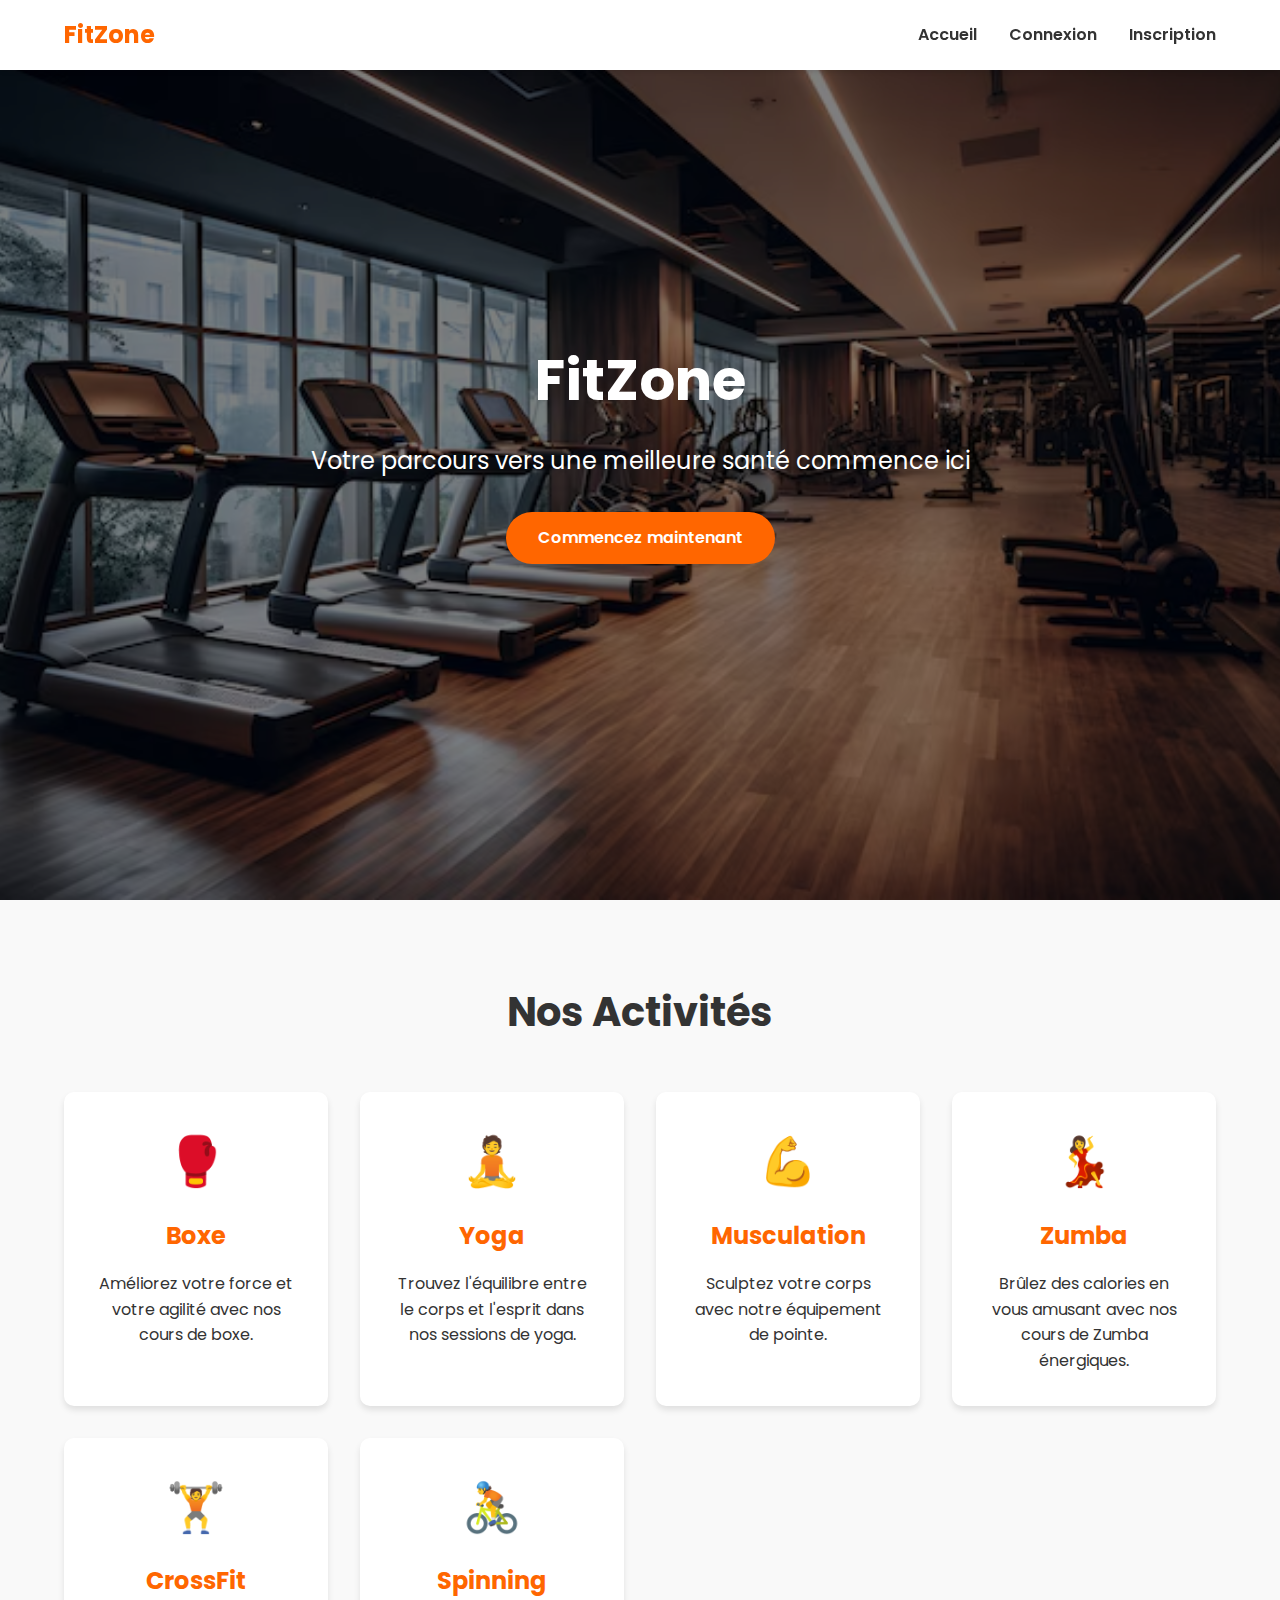
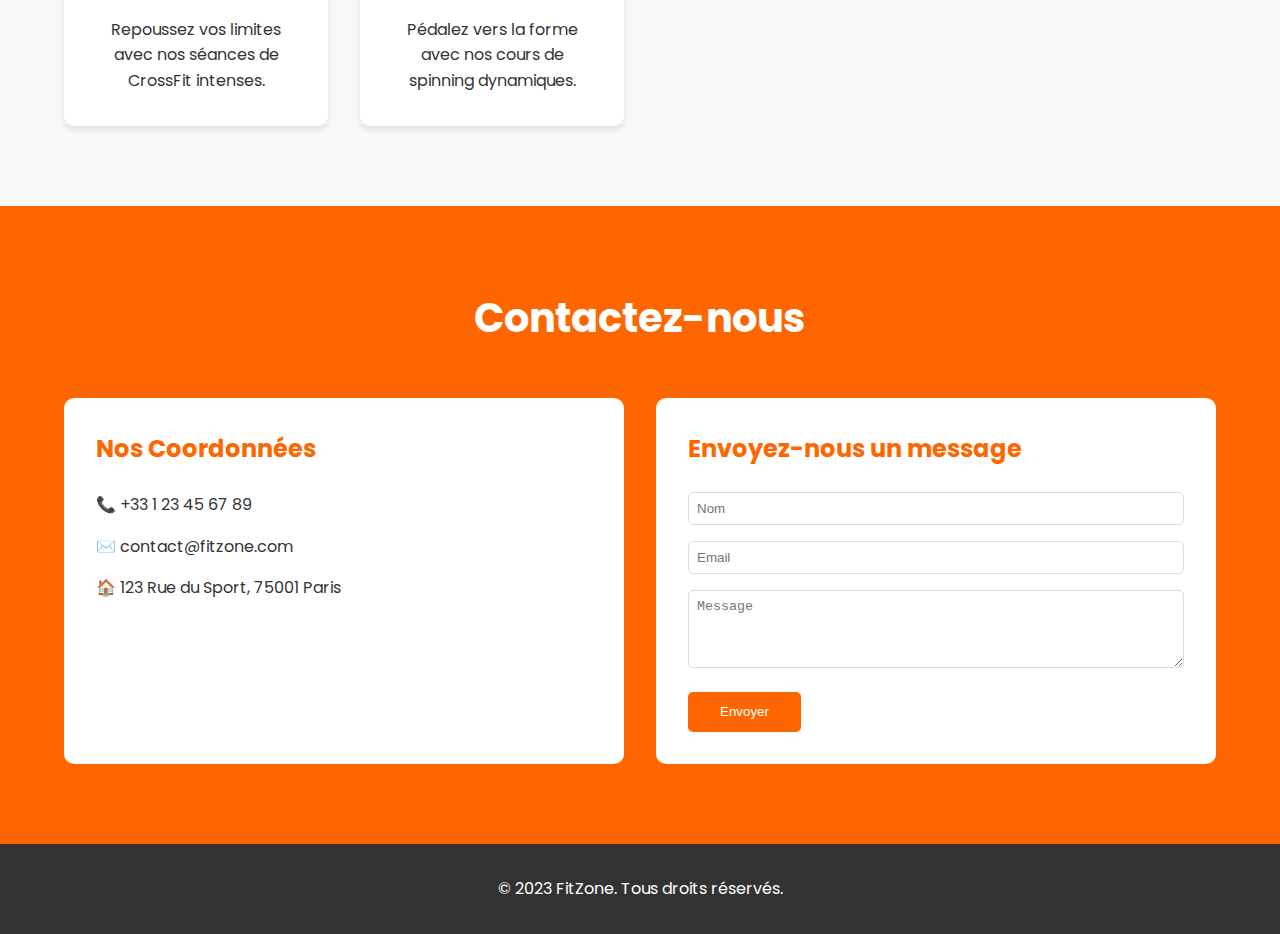
<file: pages/accueil.html>
<!DOCTYPE html>
<html lang="fr">
<head>
    <meta charset="UTF-8">
    <meta name="viewport" content="width=device-width, initial-scale=1.0">
    <title>FitZone - Votre salle de sport</title>
    <link href="https://fonts.googleapis.com/css2?family=Poppins:wght@400;600;700&display=swap" rel="stylesheet">
    <link rel="stylesheet" href="../assets/style/style.css">
</head>
<body>
    <nav>
        <div class="container nav-container">
            <div class="logo">FitZone</div>
            <ul class="nav-links">
                <li><a href="accueil.html">Accueil</a></li>
                <li><a href="../login.php">Connexion</a></li>
                <li><a href="inscription.php">Inscription</a></li>
            </ul>
            <div class="menu-toggle">&#9776;</div>
        </div>
    </nav>

    <section id="home" class="hero">
        <div class="hero-content">
            <h1>FitZone</h1>
            <p>Votre parcours vers une meilleure santé commence ici</p>
            <a href="#contact" class="btn">Commencez maintenant</a>
        </div>
    </section>

    <section class="activities">
        <div class="container">
            <h2>Nos Activités</h2>
            <div class="activities-grid">
                <div class="activity-card">
                    <div class="icon">🥊</div>
                    <h3>Boxe</h3>
                    <p>Améliorez votre force et votre agilité avec nos cours de boxe.</p>
                </div>
                <div class="activity-card">
                    <div class="icon">🧘</div>
                    <h3>Yoga</h3>
                    <p>Trouvez l'équilibre entre le corps et l'esprit dans nos sessions de yoga.</p>
                </div>
                <div class="activity-card">
                    <div class="icon">💪</div>
                    <h3>Musculation</h3>
                    <p>Sculptez votre corps avec notre équipement de pointe.</p>
                </div>
                <div class="activity-card">
                    <div class="icon">💃</div>
                    <h3>Zumba</h3>
                    <p>Brûlez des calories en vous amusant avec nos cours de Zumba énergiques.</p>
                </div>
                <div class="activity-card">
                    <div class="icon">🏋️</div>
                    <h3>CrossFit</h3>
                    <p>Repoussez vos limites avec nos séances de CrossFit intenses.</p>
                </div>
                <div class="activity-card">
                    <div class="icon">🚴</div>
                    <h3>Spinning</h3>
                    <p>Pédalez vers la forme avec nos cours de spinning dynamiques.</p>
                </div>
            </div>
        </div>
    </section>

    <section id="contact" class="contact">
        <div class="container">
            <h2>Contactez-nous</h2>
            <div class="contact-grid">
                <div class="contact-info">
                    <h3>Nos Coordonnées</h3>
                    <ul>
                        <li>📞 +33 1 23 45 67 89</li>
                        <li>✉️ contact@fitzone.com</li>
                        <li>🏠 123 Rue du Sport, 75001 Paris</li>
                    </ul>
                </div>
                <div class="contact-form">
                    <h3>Envoyez-nous un message</h3>
                    <form>
                        <input type="text" placeholder="Nom" required>
                        <input type="email" placeholder="Email" required>
                        <textarea placeholder="Message" rows="4" required></textarea>
                        <button type="submit">Envoyer</button>
                    </form>
                </div>
            </div>
        </div>
    </section>

    <footer>
        <div class="container">
            <p>&copy; 2023 FitZone. Tous droits réservés.</p>
        </div>
    </footer>

    <script>
        const menuToggle = document.querySelector('.menu-toggle');
        const navLinks = document.querySelector('.nav-links');

        menuToggle.addEventListener('click', () => {
            navLinks.classList.toggle('active');
        });
    </script>
</body>
</html>
</file>
<file: assets/style/style.css>
* {
    margin: 0;
    padding: 0;
    box-sizing: border-box;
}
body {
    font-family: 'Poppins', sans-serif;
    line-height: 1.6;
    color: #333;
}
.container {
    width: 90%;
    max-width: 1200px;
    margin: 0 auto;
}
/* Navigation */
nav {
    background-color: #fff;
    box-shadow: 0 2px 4px rgba(0, 0, 0, 0.1);
    position: fixed;
    width: 100%;
    z-index: 1000;
}
.nav-container {
    display: flex;
    justify-content: space-between;
    align-items: center;
    padding: 1rem 0;
}
.logo {
    font-size: 1.5rem;
    font-weight: 700;
    color: #ff6600;
}
.nav-links {
    display: flex;
    list-style: none;
}
.nav-links li {
    margin-left: 2rem;
}
.nav-links a {
    text-decoration: none;
    color: #333;
    font-weight: 600;
    transition: color 0.3s ease;
}
.nav-links a:hover {
    color: #ff6600;
}
.menu-toggle {
    display: none;
    cursor: pointer;
}
/* Hero Section */
.hero {
    background-image: url('../images/salle_sport.avif');
    background-size: cover;
    background-position: center;
    height: 100vh;
    display: flex;
    align-items: center;
    justify-content: center;
    text-align: center;
    color: #fff;
    position: relative;
}
.hero::before {
    content: '';
    position: absolute;
    top: 0;
    left: 0;
    right: 0;
    bottom: 0;
    background-color: rgba(0, 0, 0, 0.5);
}
.hero-content {
    position: relative;
    z-index: 1;
}
.hero h1 {
    font-size: 3.5rem;
    margin-bottom: 1rem;
}
.hero p {
    font-size: 1.5rem;
    margin-bottom: 2rem;
}
.btn {
    display: inline-block;
    background-color: #ff6600;
    color: #fff;
    padding: 0.8rem 2rem;
    border-radius: 50px;
    text-decoration: none;
    font-weight: 600;
    transition: background-color 0.3s ease;
}
.btn:hover {
    background-color: #e65c00;
}
/* Activities Section */
.activities {
    padding: 5rem 0;
    background-color: #f9f9f9;
}
.activities h2 {
    text-align: center;
    font-size: 2.5rem;
    margin-bottom: 3rem;
}
.activities-grid {
    display: grid;
    grid-template-columns: repeat(auto-fit, minmax(250px, 1fr));
    gap: 2rem;
}
.activity-card {
    background-color: #fff;
    border-radius: 10px;
    padding: 2rem;
    text-align: center;
    box-shadow: 0 4px 6px rgba(0, 0, 0, 0.1);
    transition: transform 0.3s ease;
}
.activity-card:hover {
    transform: translateY(-5px);
}
.activity-card .icon {
    font-size: 3rem;
    margin-bottom: 1rem;
}
.activity-card h3 {
    font-size: 1.5rem;
    margin-bottom: 1rem;
    color: #ff6600;
}
/* Contact Section */
.contact {
    padding: 5rem 0;
    background-color: #ff6600;
    color: #fff;
}
.contact h2 {
    text-align: center;
    font-size: 2.5rem;
    margin-bottom: 3rem;
}
.contact-grid {
    display: grid;
    grid-template-columns: repeat(auto-fit, minmax(300px, 1fr));
    gap: 2rem;
}
.contact-info, .contact-form {
    background-color: #fff;
    border-radius: 10px;
    padding: 2rem;
    color: #333;
}
.contact-info h3, .contact-form h3 {
    font-size: 1.5rem;
    margin-bottom: 1.5rem;
    color: #ff6600;
}
.contact-info ul {
    list-style: none;
}
.contact-info li {
    margin-bottom: 1rem;
}
.contact-form input, .contact-form textarea {
    width: 100%;
    padding: 0.5rem;
    margin-bottom: 1rem;
    border: 1px solid #ddd;
    border-radius: 5px;
}
.contact-form button {
    background-color: #ff6600;
    color: #fff;
    border: none;
    padding: 0.8rem 2rem;
    border-radius: 5px;
    cursor: pointer;
    transition: background-color 0.3s ease;
}
.contact-form button:hover {
    background-color: #e65c00;
}
/* Footer */
footer {
    background-color: #333;
    color: #fff;
    text-align: center;
    padding: 2rem 0;
}
/* Responsive Design */
@media (max-width: 768px) {
    .nav-links {
        display: none;
        flex-direction: column;
        width: 100%;
        position: absolute;
        top: 100%;
        left: 0;
        background-color: #fff;
        box-shadow: 0 2px 4px rgba(0, 0, 0, 0.1);
    }
    .nav-links.active {
        display: flex;
    }
    .nav-links li {
        margin: 1rem 0;
    }
    .menu-toggle {
        display: block;
    }
    .hero h1 {
        font-size: 2.5rem;
    }
    .hero p {
        font-size: 1.2rem;
    }
}
</file>
